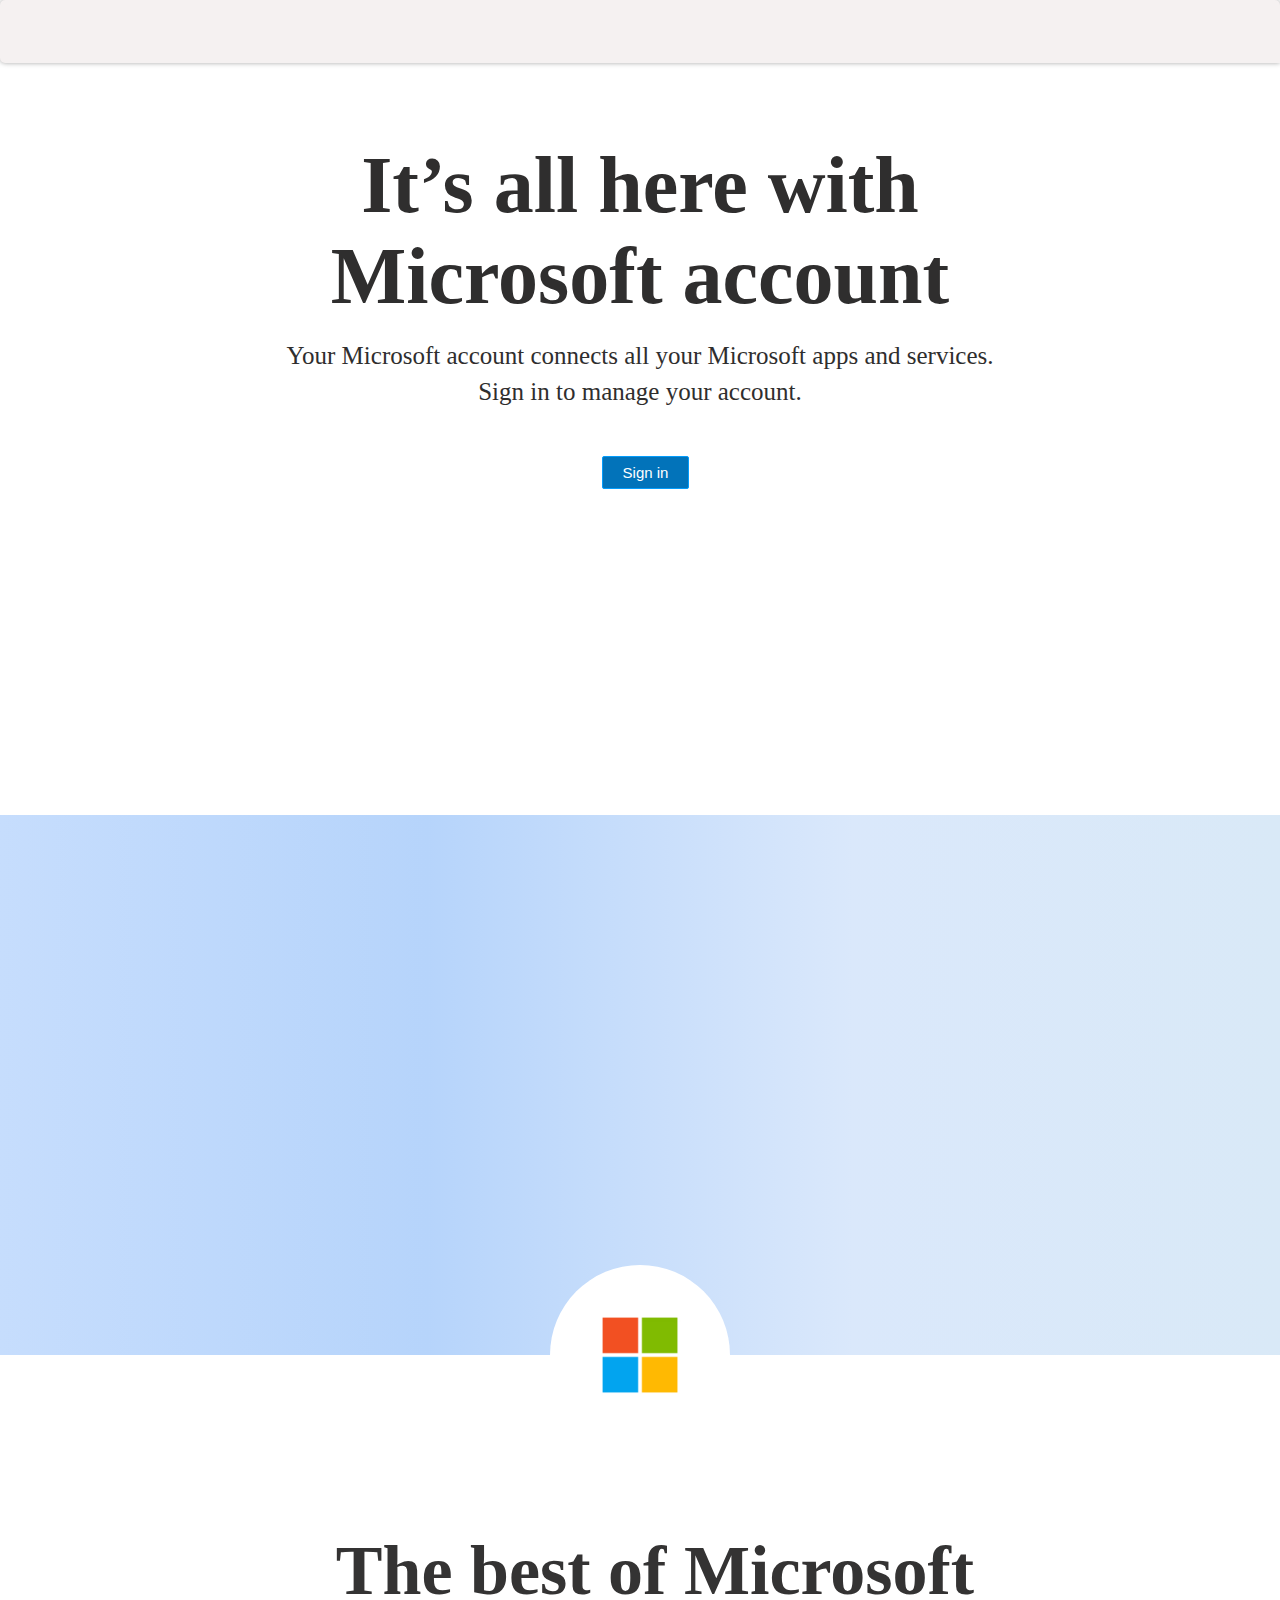
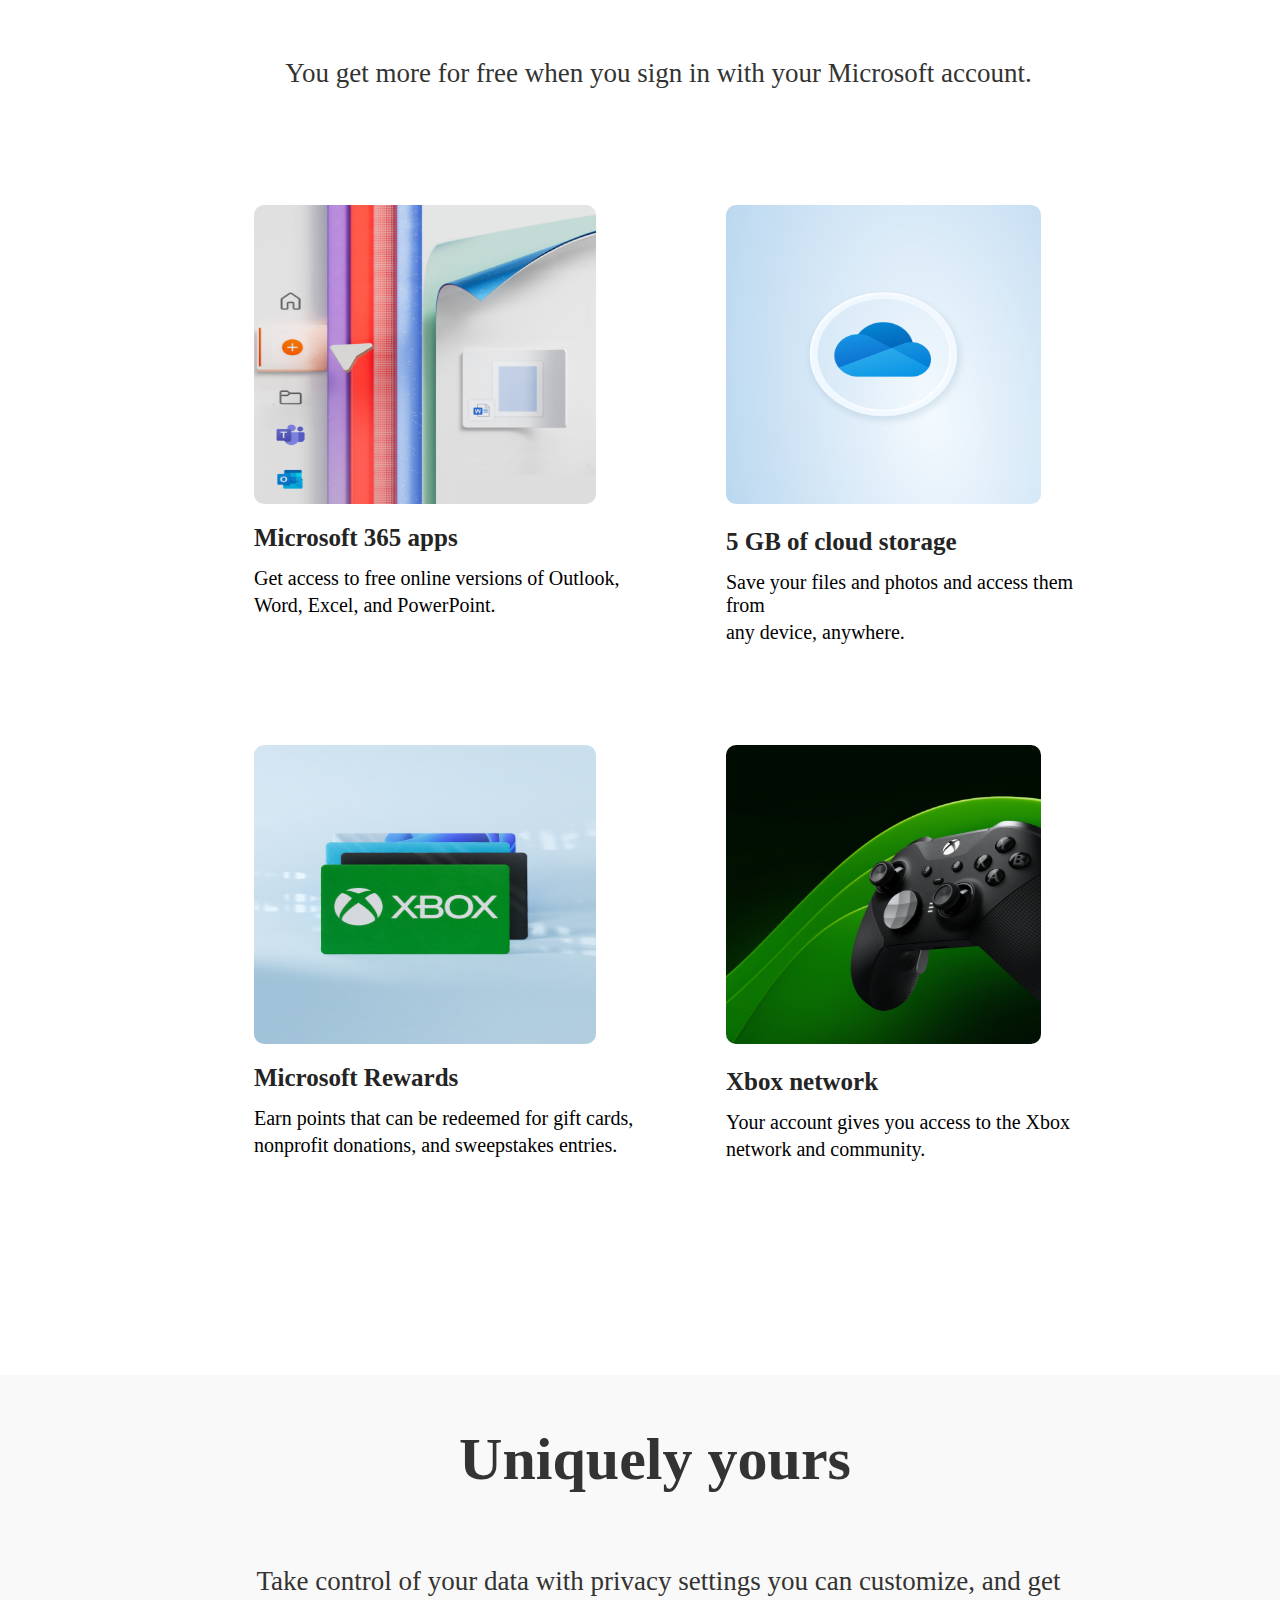
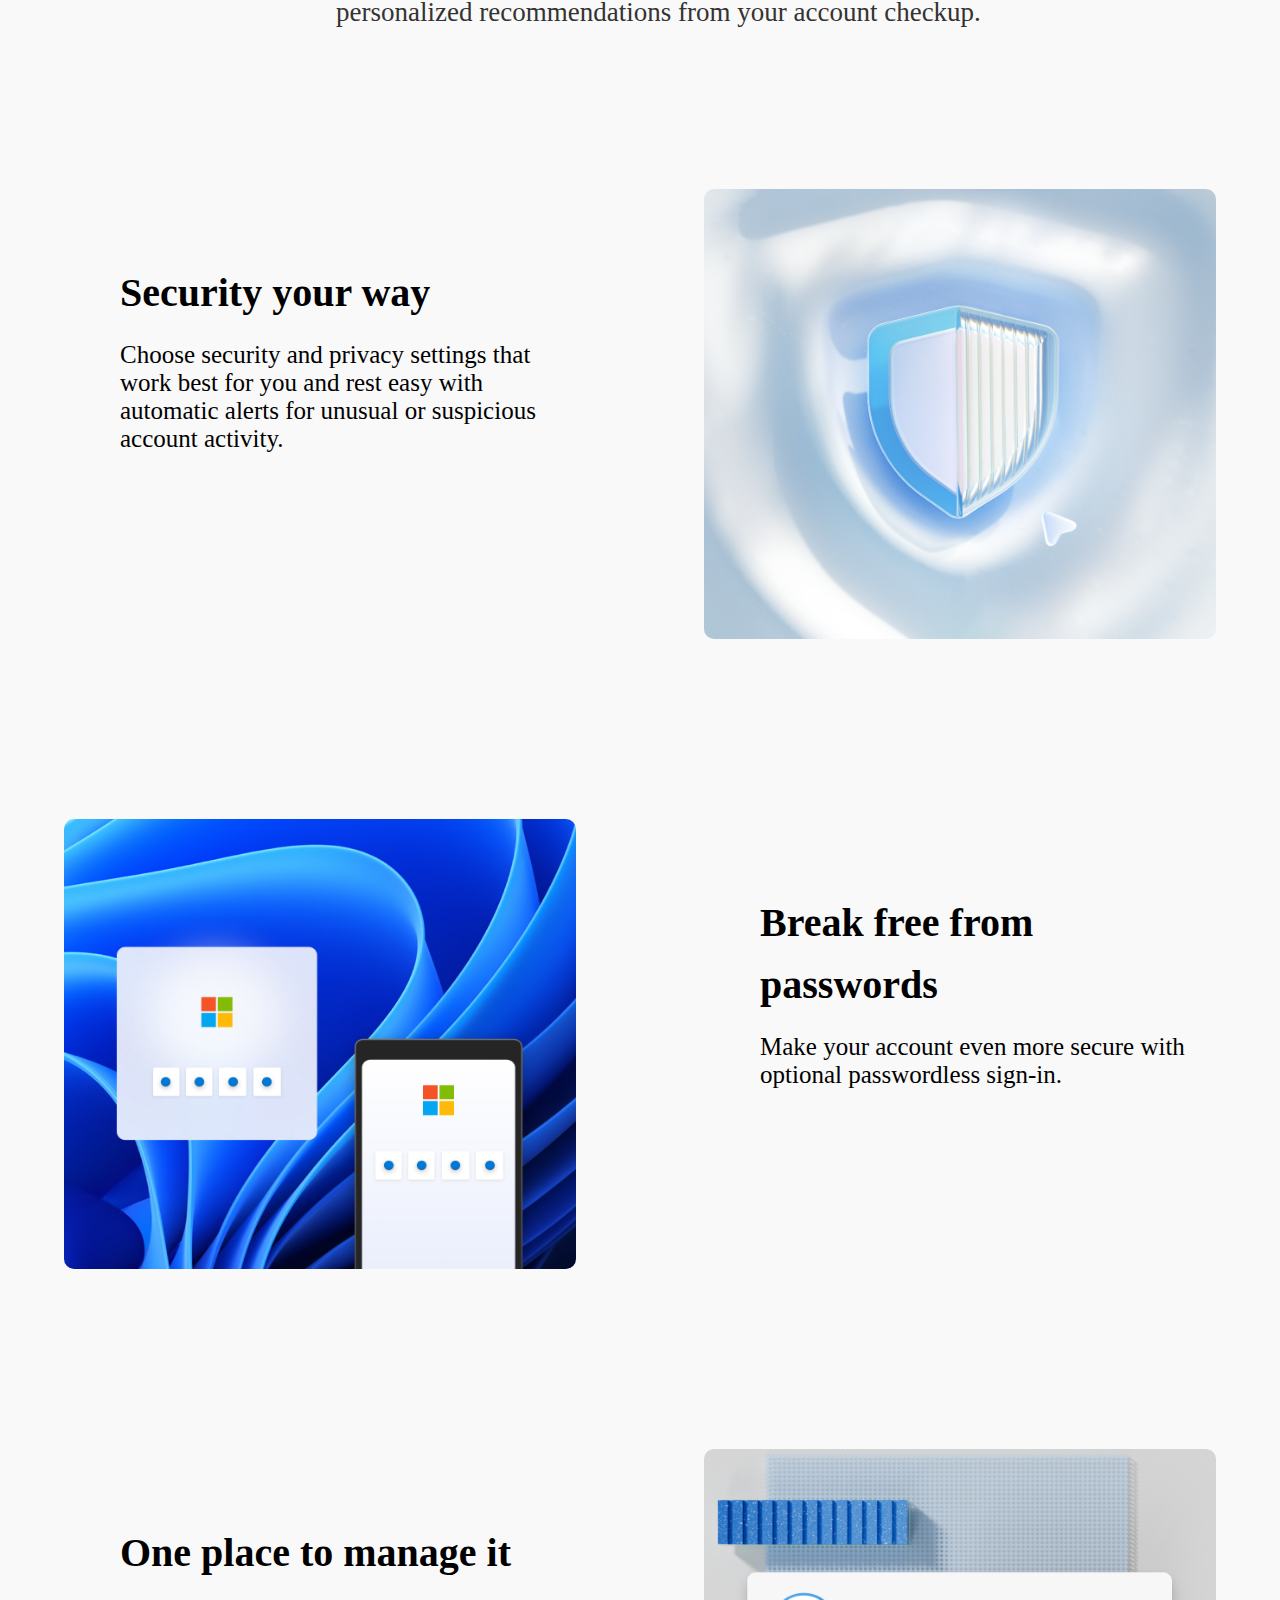
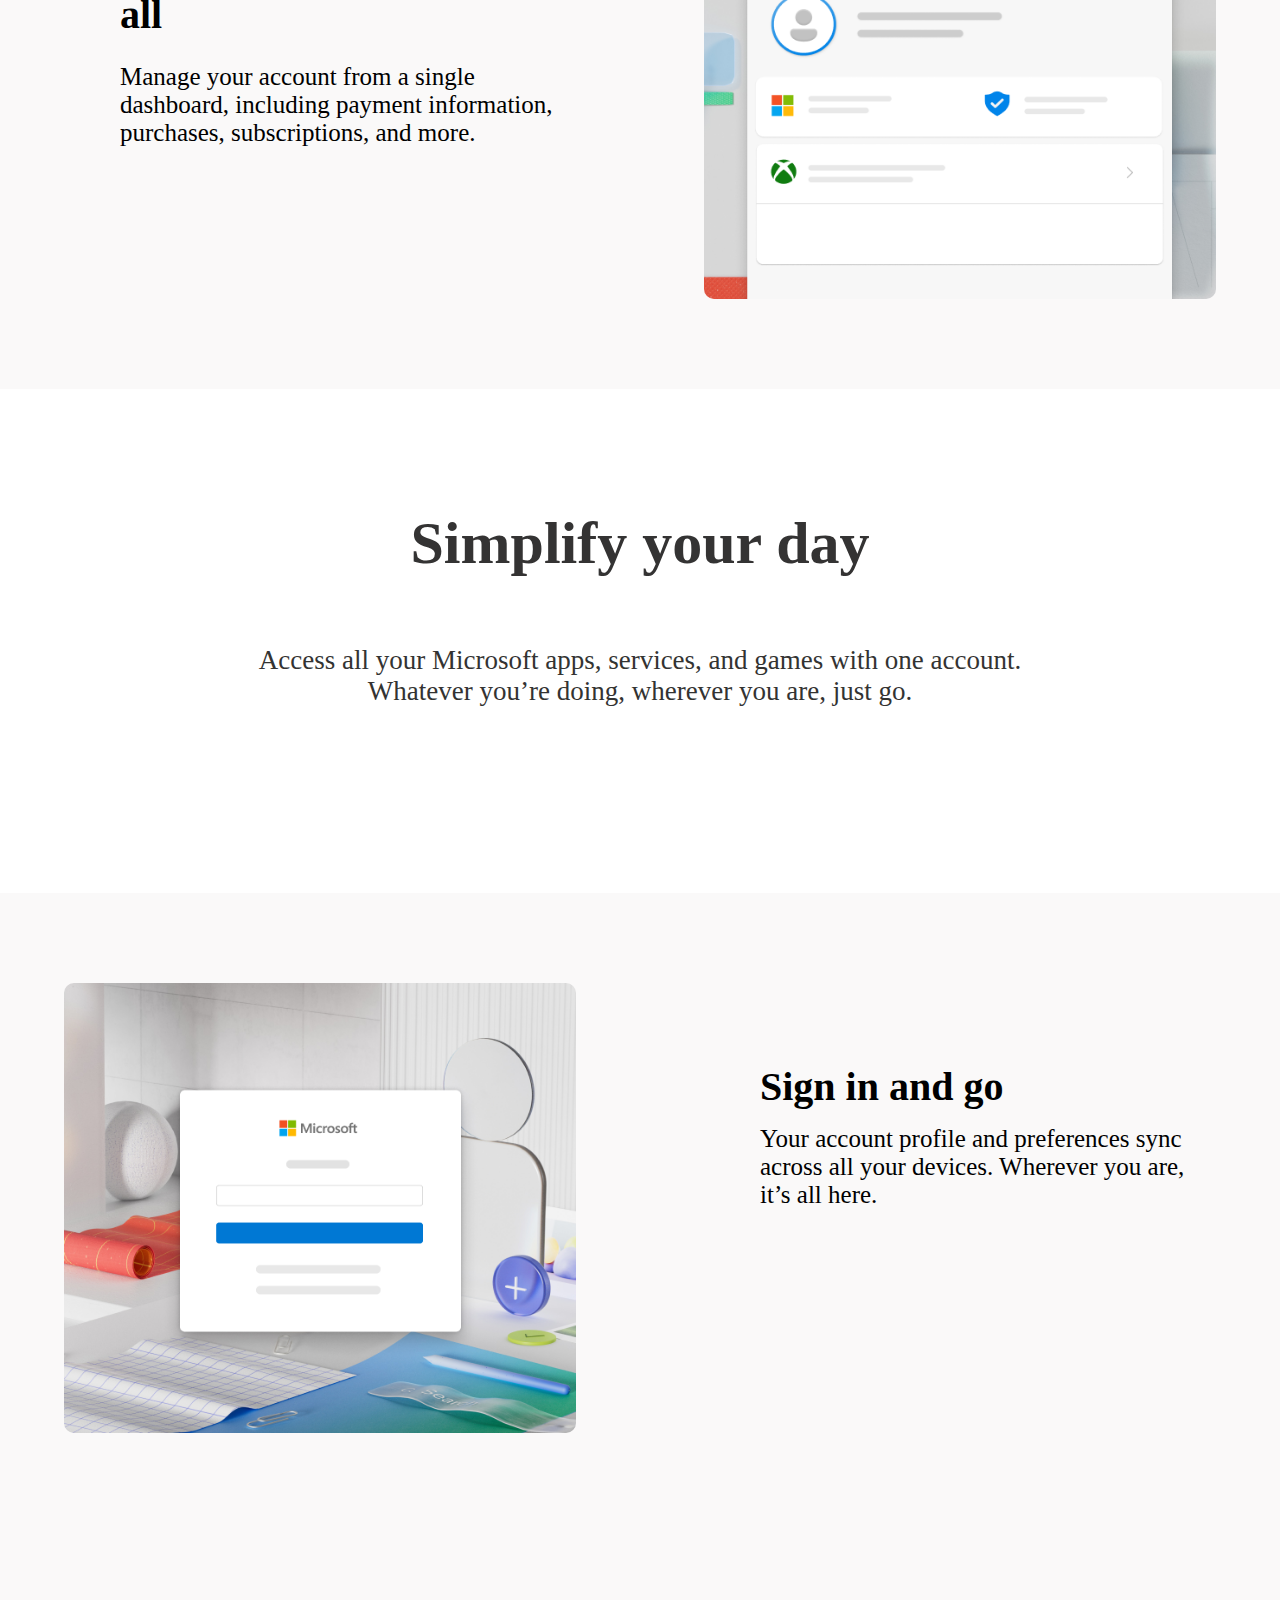
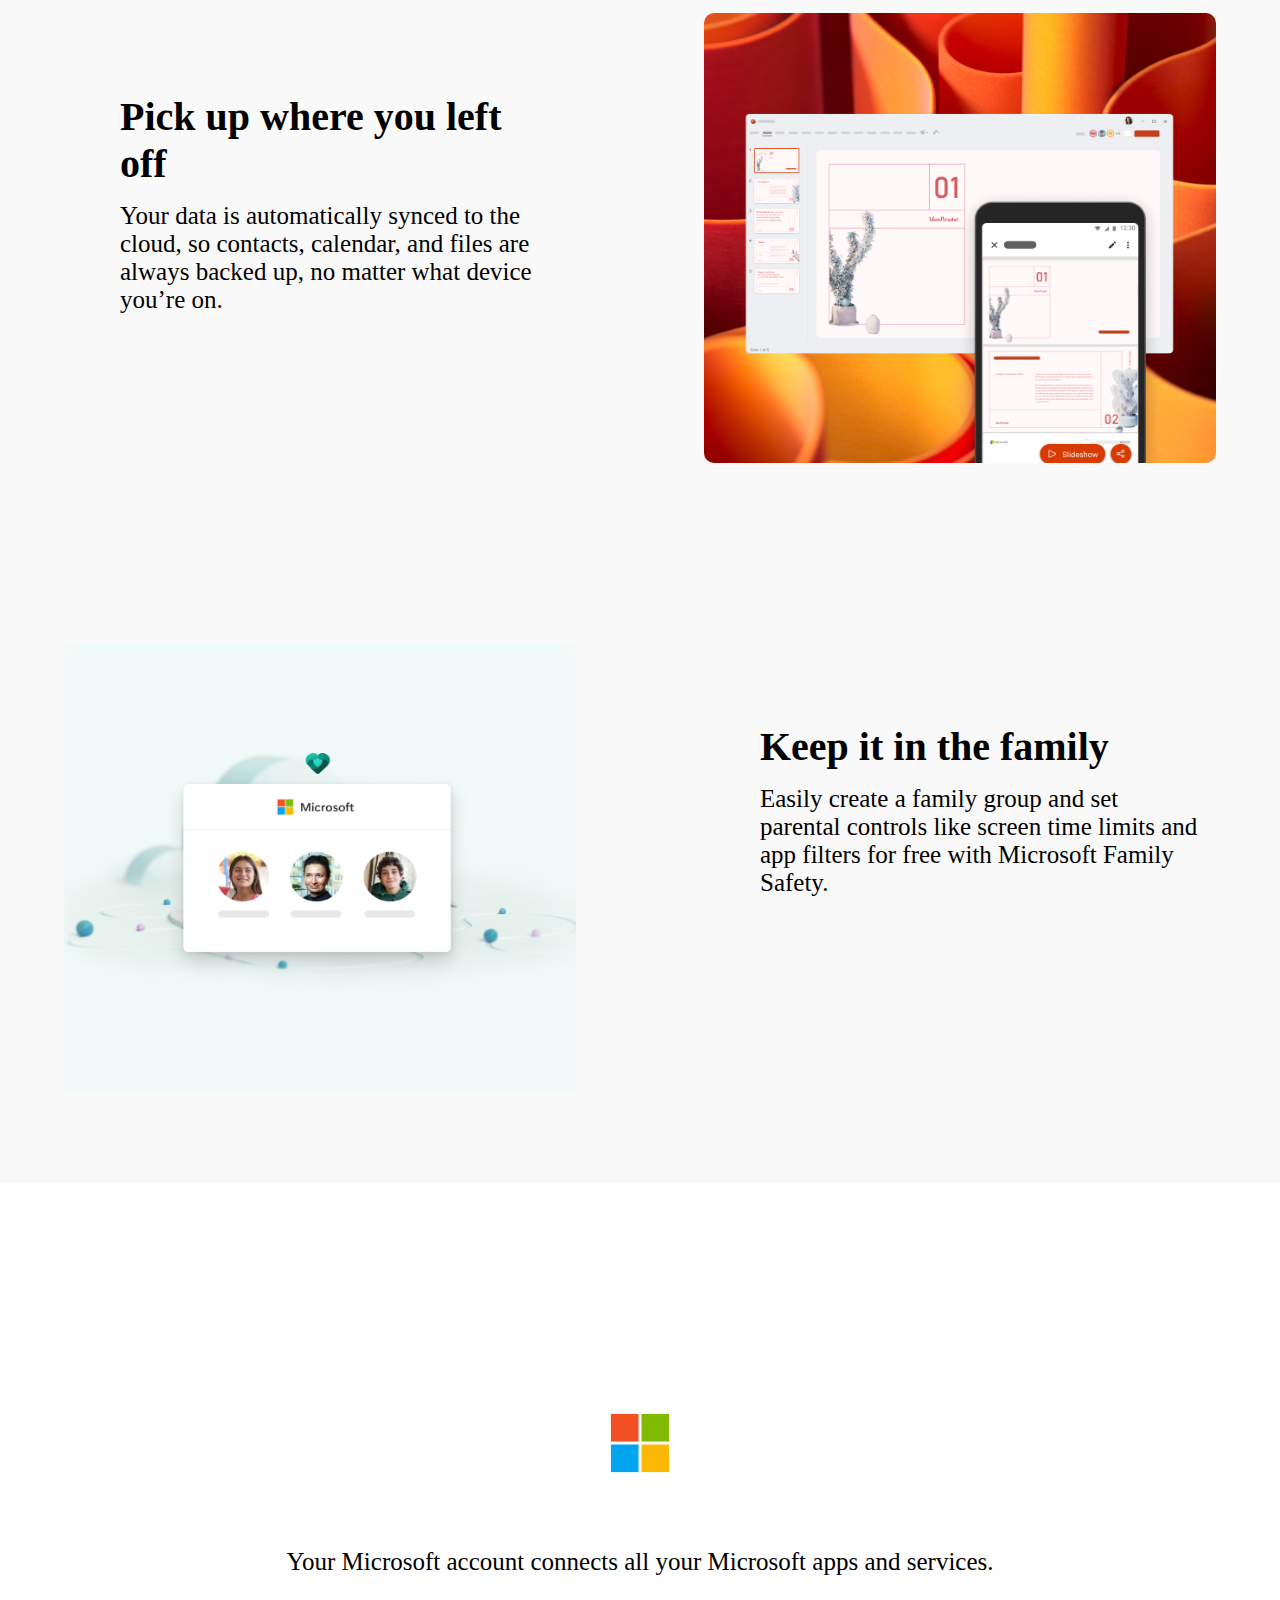
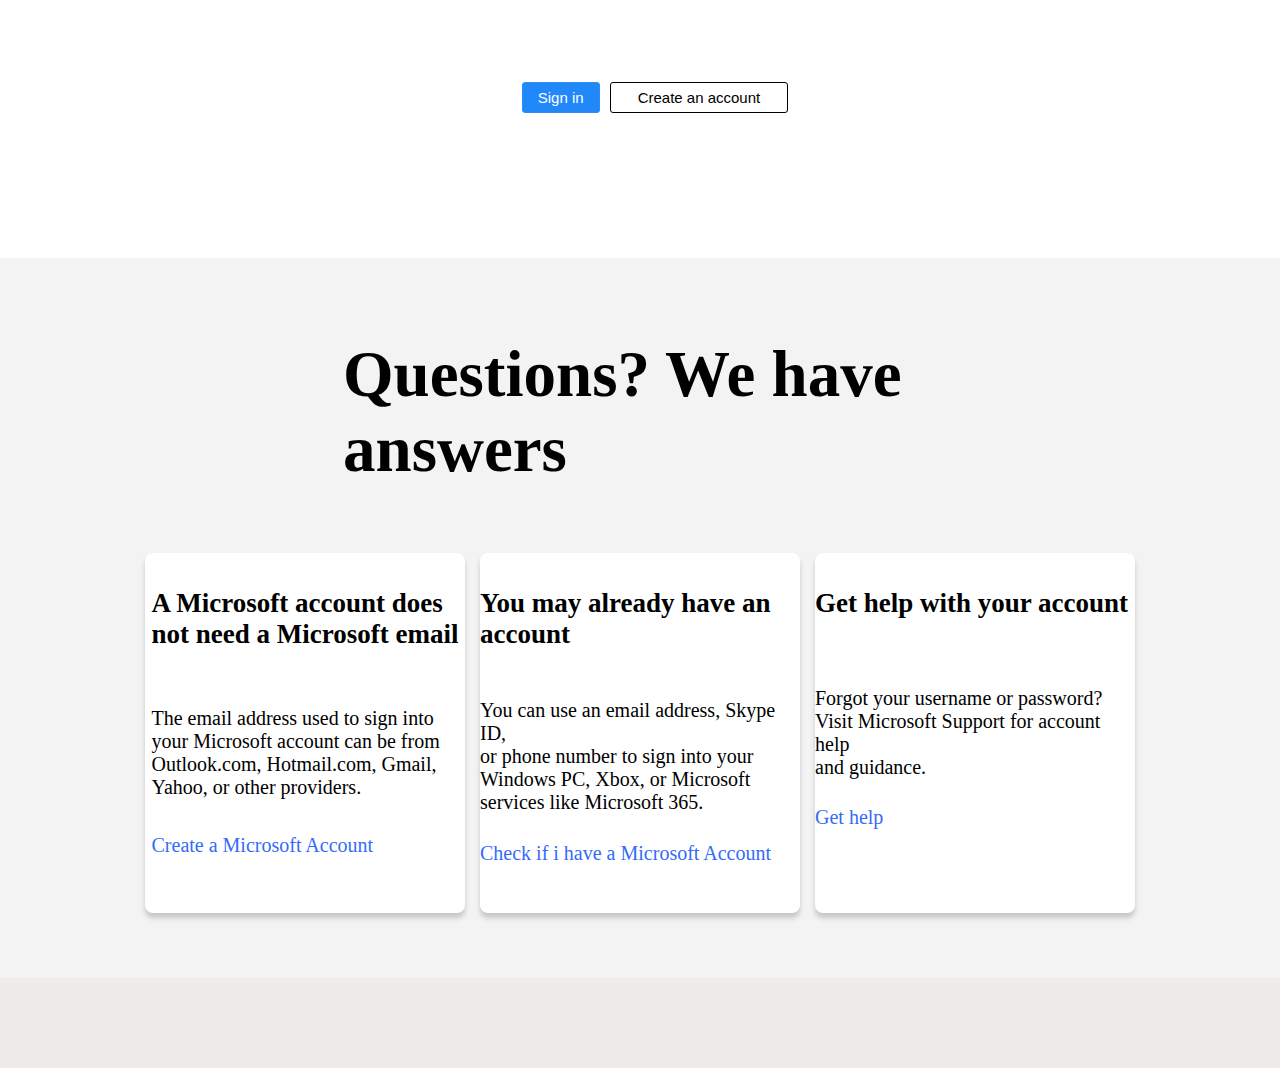
<file: microsoft/microsoft/index.html>
<!DOCTYPE html>
<html lang="en">
<head>
    <meta charset="UTF-8">
    <meta name="viewport" content="width=device-width, initial-scale=1.0">
    <title>Microsoft</title>
    <link rel="stylesheet" href="style.css">
</head>
<body>


    <div class="hero"> 
        
    </div>



    <div class="top">

        <div class="toptt">
            <h1 class="toptitle">It’s all here with</h1>
            <h1 class="toptitle1">Microsoft account</h1>
            <p class="toptitle2">Your Microsoft account connects all your Microsoft apps and services.</p>
            <p class="toptitle3">Sign in to manage your account.</p>
        </div>
        <button class="signin1">Sign in</button>

    </div>

    <div class="top1">
        <div class="top2">
            <div class="img1">
                <img class="img2" src="micro3.jpg" alt="">
            </div>
            
        </div>
    </div>


    <div class="top3">
        <h1 class="toptitle4">The best of Microsoft</h1>
        <p class="toptitle5">You get more for free when you sign in with your Microsoft account.</p>
    </div>


    <div class="top4">
        <div class="top44">

            <div class="card1">
                <img class="cardi1" src="card1.png" alt="">
                <h2 class="cardh1">Microsoft 365 apps</h2>
                <p class="cardp1">Get access to free online versions of Outlook,</p>
                <p class="cardp2">Word, Excel, and PowerPoint.</p>
            </div>
            <div class="card2">
                <img class="cardi2" src="card2.png" alt="">
                <h2 class="cardh2">5 GB of cloud storage</h2>
                <p class="cardp3">Save your files and photos and access them from</p>
                <p class="cardp4">any device, anywhere.</p>
            </div>

        </div>
    </div>
    <div class="top5">
        <div class="top44">

            <div class="card1">
                <img class="cardi1" src="card3.png" alt="">
                <h2 class="cardh1">Microsoft Rewards</h2>
                <p class="cardp1">Earn points that can be redeemed for gift cards,</p>
                <p class="cardp2">nonprofit donations, and sweepstakes entries.</p>
            </div>
            <div class="card2">
                <img class="cardi2" src="card4.png" alt="">
                <h2 class="cardh2">Xbox network</h2>
                <p class="cardp3">Your account gives you access to the Xbox</p>
                <p class="cardp4">network and community.</p>
            </div>

        </div>
    </div>


    <div class="mid1">
        <h1 class="midtitle1">Uniquely yours</h1>
        <p class="midtitle2">Take control of your data with privacy settings you can customize, and get<br>personalized recommendations from your account checkup.</p>
    </div>
    
    <div class="box">
        <div class="box1">
            <h1 class="boxh1">Security your way</h1>
            <p class="boxp">Choose security and privacy settings that<br>work best for you and rest easy with<br>automatic alerts for unusual or suspicious<br>account activity.</p>
        </div>
        <div class="box2">
            <img class="boxi2" src="bi1.png" alt="">
        </div>
    </div>

    <div class="boxx">
        <div class="box11">
            <img class="boxi11" src="bi2.png" alt="">
        </div>
        <div class="box22">
            <h1 class="boxh22">Break free from</h1>
            <h1 class="boxhh22">passwords</h1>
            <p class="boxp">Make your account even more secure with<br>optional passwordless sign-in.</p>
        </div>
    </div>
   
    <div class="boxxx">
        <div class="box111">
            <h1 class="boxh111">One place to manage it</h1>
            <h1 class="boxhh111">all</h1>
            <p class="boxp">Manage your account from a single<br>dashboard, including payment information,<br>purchases, subscriptions, and more.</p>
        </div>
        <div class="box222">
            <img class="boxi222" src="bi3.png" alt="">
        </div>
    </div>
   

    <div class="mid2">
        <h1 class="mid2h1">Simplify your day</h1>
        <p class="mid2p">Access all your Microsoft apps, services, and games with one account.
            <br>Whatever you’re doing, wherever you are, just go.</p>
    </div>

    <div class="boxx">
        <div class="box11">
            <img class="boxi11" src="bi4.png" alt="">
        </div>
        <div class="box22">
            <h1 class="boxh22">Sign in and go</h1>
            <p class="boxp">Your account profile and preferences sync <br>across all your devices. Wherever you are, <br>it’s all here.</p>
        </div>
    </div>

    <div class="boxxx">
        <div class="box111">
            <h1 class="boxh111">Pick up where you left <br>off</h1>
            <p class="boxp">Your data is automatically synced to the <br>cloud, so contacts, calendar, and files are <br>always backed up, no matter what device <br>you’re on.</p>
        </div>
        <div class="box222">
            <img class="boxi222" src="bi5.png" alt="">
        </div>
    </div>

    <div class="boxx">
        <div class="box11">
            <img class="boxi11" src="bi6.png" alt="">
        </div>
        <div class="box22">
            <h1 class="boxh22">Keep it in the family</h1>
            <p class="boxp">Easily create a family group and set <br>parental controls like screen time limits and <br>app filters for free with Microsoft Family <br>Safety.</p>
        </div>
    </div>


    <div class="form">
        <img class="formi" src="micro3.jpg" alt="">
        <p class="formp">Your Microsoft account connects all your Microsoft apps and services.</p>
        <div class="formb">
            <button class="formb1">Sign in</button>
            <button class="formb2">Create an account </button>
        </div>
    </div>


    <div class="down">
        <h1 class="downh1">Questions? We have answers</h1>

    
        <div class="downbox">
            
            <div class="down1">
                <h2 class="downh2">A Microsoft account does <br>not need a Microsoft email</h2>
                <p class="downp2">The email address used to sign into <br>your Microsoft account can be from <br>Outlook.com, Hotmail.com, Gmail, <br>Yahoo, or other providers.</p>
                <a class="downa" href="#">Create a Microsoft Account</a>
            </div>
            <div class="down2">
                <h2 class="downh2">You may already have an <br>account</h2>
                <p class="downp2">You can use an email address, Skype ID, <br>or phone number to sign into your <br>Windows PC, Xbox, or Microsoft <br>services like Microsoft 365.</p>
                <a class="downa" href="#">Check if i have a Microsoft Account</a>
            </div>
            <div class="down3">
                <h2 class="downh2">Get help with your account</h2>
                <p class="downp2">Forgot your username or password? <br>Visit Microsoft Support for account help <br>and guidance.</p>
                <a class="downa1" href="#">Get help</a>
            </div>
        </div>

    </div>


    <div class="footer">
        
    </div>

    
</body>
</html>
</file>
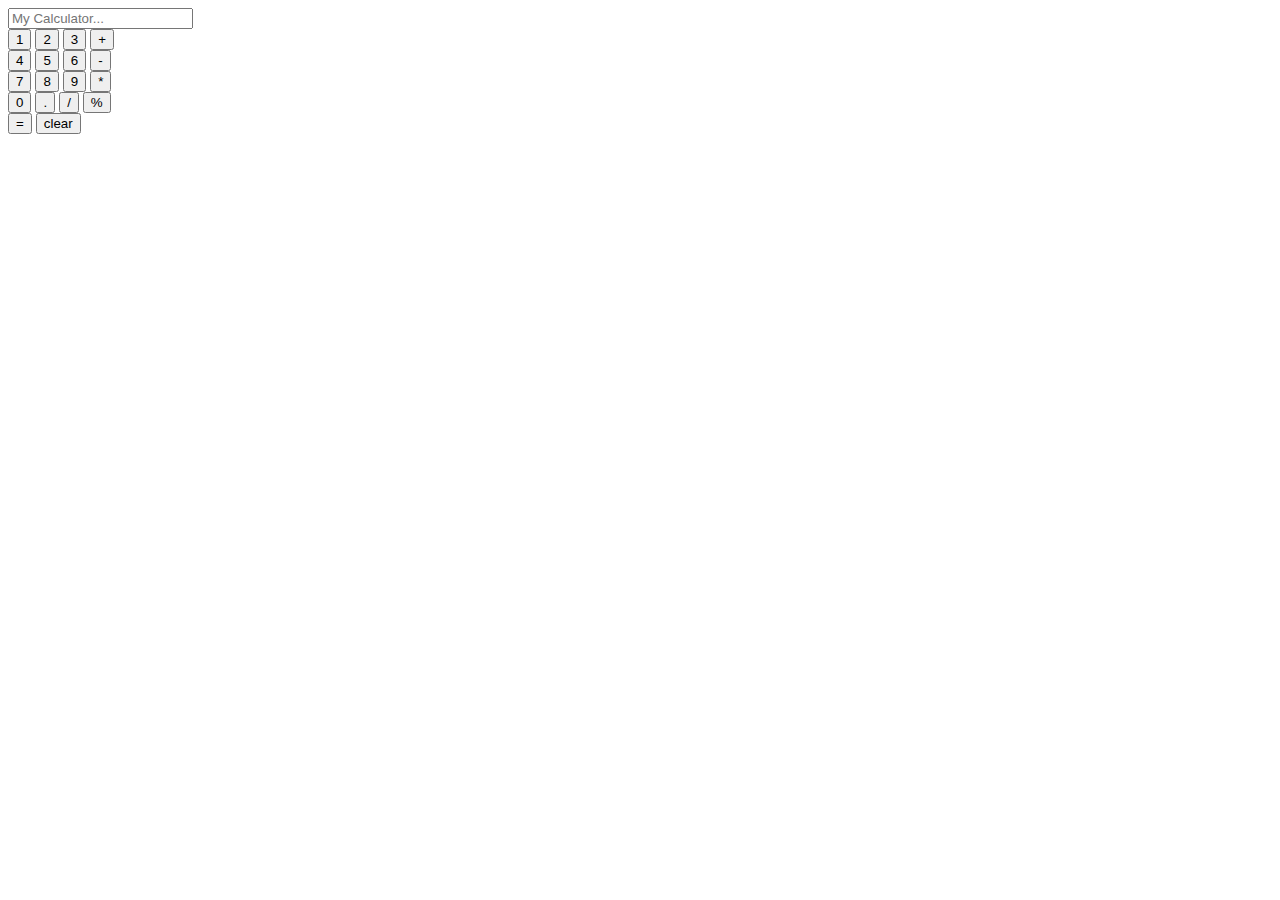
<file: microsoft/microsoft/Calculator/index.html>
<!DOCTYPE html>
<html lang="en">
<head>
    <meta charset="UTF-8">
    <meta name="viewport" content="width=device-width, initial-scale=1.0">
    <title>Calculator</title>
</head>
<body>
    <div>
        <form id="calculator" name="calculator">
            <input type="text" placeholder="My Calculator..." id="inputwindow">
            <div>
                <input type="button" value="1" id="one" onclick="getValue(document.getElementById('one').value)">
                <input type="button" value="2" id="two" onclick="getValue(document.getElementById('two').value)">
                <input type="button" value="3" id="three" onclick="getValue(document.getElementById('three').value)">
                <input type="button" value="+" id="plus" onclick="getValue(document.getElementById('plus').value)">
            </div>

            <div>
                <input type="button" value="4" id="four" onclick="getValue(document.getElementById('four').value)">
                <input type="button" value="5" id="five" onclick="getValue(document.getElementById('five').value)">
                <input type="button" value="6" id="six" onclick="getValue(document.getElementById('six').value)">
                <input type="button" value="-" id="minus" onclick="getValue(document.getElementById('minus').value)">
            </div>

            <div>
                <input type="button" value="7" id="seven" onclick="getValue(document.getElementById('seven').value)">
                <input type="button" value="8" id="eight" onclick="getValue(document.getElementById('eight').value)">
                <input type="button" value="9" id="nine" onclick="getValue(document.getElementById('nine').value)">
                <input type="button" value="*" id="by" onclick="getValue(document.getElementById('by').value)">
            </div>

            <div>
                <input type="button" value="0" id="zero" onclick="getValue(document.getElementById('zero').value)">
                <input type="button" value="." id="decimal" onclick="getValue(document.getElementById('decimal').value)">
                <input type="button" value="/" id="divide" onclick="getValue(document.getElementById('divide').value)">
                <input type="button" value="%" id="percent" onclick="getValue(document.getElementById('percent').value)">
            </div>

            <div>
                <input type="button" value="=" id="equal" onclick="result()">
                <button type="button" value="" id="clear" onclick="clearData(document.getElementById('clear').value)">clear</button>
            </div>
        </form>
    </div>




    <script src="script.js"></script>
</body>
</html>
</file>
<file: microsoft/microsoft/style.css>
* {
    margin: 0;
    padding: 0;
    box-sizing: border-box;
}

html, body {
    width: 100%;
    height: 100%;
}


.hero {
  width: 100%;
  height: 7vh;
  background-color: rgb(245, 241, 241);
  box-shadow: 0 0 5px 0 rgb(167, 167, 167);
  border-radius: 5px 5px 0 ;
  position: fixed;
  top: 0;
}



  
.top {
  width: 100%;
  height: 75vh;
}

  .toptt {
    display: grid;
    text-align: center;
    justify-content: center;
    margin-top: 140px;
  }
  .toptitle {
    font-size: 80px;
    color: #2f2e2e;
  }
  .toptitle1 {
    font-size: 80px;
    color: #2f2e2e;
  }
  .toptitle2 {
    margin-top: 20px;
    font-size: 25px;
    color: #2f2e2e;
  }
  .toptitle3 {
    margin-top: 8px;
    font-size: 25px;
    color: #2f2e2e;
  }
  .signin1 {
    margin-top: 50px;
    margin-left: 47%;
    padding: 7px 20px;
    background-color: rgb(2, 115, 186);
    border: 1px solid rgb(4, 156, 251);
    border-radius: 2px;
    color: white;
    font-size: 15px;
  }


  .top1 {
    width: 100%;
    height: 74vh;
  }
  .top2 {
    width: 100%;
    height: 60vh;
    background: linear-gradient(to left, rgb(217, 233, 247), rgb(218, 232, 251), rgb(182, 212, 251), rgb(198, 221, 253));
    display: flex;
    justify-content: center;
    align-items: end;
    position: absolute;
  }
  .img1 {
    height: 180px;
    width: 180px;
    background-color: white;
    border-radius: 100px;
    display: flex;
    align-items: center;
    justify-content: center;
    position: relative;
    bottom: -90px;
  }
  .img2 {
    height: 90px;
    width: 90px;
  }


  .top3 {
    width: 100%;
    height: 36vh;
    display: grid;
    justify-content: center;
    text-align: center;
  }
  .toptitle4 {
    color: rgb(52, 51, 51);
    font-size: 70px;
    margin-top: 50px;
    margin-left: 30px;
  }
  .toptitle5 {
    color: rgb(51, 51, 50);
    font-size: 27px;
    margin-top: -50px;
    margin-left: 37px;
  }
  

  .top4 {
    width: 100%;
    height: 60vh;
    display: flex;
    justify-content: center;
  }
  .top44 {
    width: 70%;
    height: 50vh;
    display: flex;
    justify-content: space-evenly;
  }
  .card1 {
    width: 48%;
    height: 95%;
    border-radius: 10px 10px 0 0;
    display: flex;
    flex-direction: column;
    padding-left: 50px;
  }
  .cardi1 {
    width: 90%;
    height: 70%;
    border-radius: 10px 10px 10px 10px;
  }
  .cardh1 {
    font-size: 25px;
    margin-top: 20px;
    color: rgb(36, 36, 36);
  }
  .cardp1 {
    font-size: 20px;
    margin-top: 15px;
  }
  .cardp2 {
    font-size: 20px;
    margin-top: 4px;
  }

  .card2 {
    width: 48%;
    height: 95%;
    border-radius: 10px 10px 0 0;
    padding-left: 80px;
  }
  .cardi2 {
    width: 90%;
    height: 70%;
    border-radius: 10px 10px 10px 10px;
  }
  .cardh2 {
    font-size: 25px;
    margin-top: 20px;
    color: rgb(36, 36, 36);
  }
  .cardp3 {
    font-size: 20px;
    margin-top: 15px;
  }
  .cardp4 {
    font-size: 20px;
    margin-top: 4px;
  }


  .top5 {
    width: 100%;
    height: 70vh;
    display: flex;
    justify-content: center;
  }


  .mid1 {
    width: 100%;
    height: 36vh;
    display: grid;
    justify-content: center;
    text-align: center;
    background-color: #e4e1e133;
  }
  .midtitle1 {
    color: rgb(52, 51, 51);
    font-size: 60px;
    margin-top: 50px;
    margin-left: 30px;
  }
  .midtitle2 {
    color: rgb(51, 51, 50);
    font-size: 27px;
    margin-left: 37px;
  }


  .box {
    width: 100%;
    height: 70vh;
    display: flex;
    align-items: center;
    background-color: #e4e1e133;
  }
  .box1 {
    width: 50%;
    height: 50vh;
    float: left;
  }
  .boxh1 {
    font-size: 40px;
    margin-left: 120px;
    margin-top: 80px;
    margin-bottom: 25px;
  }
  .boxp {
    font-size: 25px;
    margin-left: 120px;
  }
  .box2 {
    width: 50%;
    height: 50vh;
    float: right;
    display: flex;
    justify-content: center;
  }
  .boxi2 {
    width: 80%;
    height: 100%;
    border-radius: 10px;
  }


  .boxx {
    width: 100%;
    height: 70vh;
    display: flex;
    align-items: center;
    background-color: #e4e1e133;
  }
  .box11 {
    width: 50%;
    height: 50vh;
    float: left;
    display: flex;
    justify-content: center;
  }
  .boxi11 {
    width: 80%;
    height: 100%;
    border-radius: 10px;
  }
  .box22 {
    width: 50%;
    height: 50vh;
    float: right;
  }
  .boxh22 {
    font-size: 40px;
    margin-left: 120px;
    margin-top: 80px;
    margin-bottom: 15px;
  }
  .boxhh22 {
    font-size: 40px;
    margin-left: 120px;
    margin-top: 5px;
    margin-bottom: 25px;
  }
  .boxp {
    font-size: 25px;
    margin-left: 120px;
  }


  .boxxx {
    width: 100%;
    height: 70vh;
    display: flex;
    align-items: center;
    background-color: #e4e1e133;
  }
  .box111 {
    width: 50%;
    height: 50vh;
    float: left;
  }
  .boxh111 {
    font-size: 40px;
    margin-left: 120px;
    margin-top: 80px;
    margin-bottom: 15px;
  }
  .boxhh111 {
    font-size: 40px;
    margin-left: 120px;
    margin-top: 5px;
    margin-bottom: 25px;
  }
  .boxp {
    font-size: 25px;
    margin-left: 120px;
  }
  .box222 {
    width: 50%;
    height: 50vh;
    float: right;
    display: flex;
    justify-content: center;
  }
  .boxi222 {
    width: 80%;
    height: 100%;
    border-radius: 10px;
  }


  .mid2 {
    width: 100%;
    height: 56vh;
    display: grid;
    justify-content: center;
    text-align: center;
  }
  .mid2h1 {
    color: rgb(52, 51, 51);
    font-size: 60px;
    margin-top: 120px;
  }
  .mid2p {
    color: rgb(51, 51, 50);
    font-size: 27px;
    margin-bottom: 120px;
  }


  .form {
    width: 100%;
    height: 75vh;
    display: grid;
    justify-content: center;
  }
  .formi {
    height: 70px;
    margin-top: 25vh;
    margin-left: 45%;
  }
  .formp {
    font-size: 25px;
  }
  .formb {
    margin-bottom: 110px;
    margin-left: 30px;
    display: flex;
    justify-content: center;
    align-items: center;
    gap: 10px;
  }
  .formb1 {
    padding: 6px 15px;
    font-size: 15px;
    background-color: rgb(32, 136, 249);
    border-radius: 3px;
    border: 1px solid rgb(42, 143, 251);
    color: white;
  }
  .formb2 {
    padding: 6px 27px;
    font-size: 15px;
    background-color: white;
    border-radius: 3px;
    border: 1px solid black;
  }


  .down {
    width: 100%;
    height: 80vh;
    background-color: rgba(205, 205, 205, 0.247);
    display: grid;
    justify-content: center;
  }
  .downh1 {
    font-size: 65px;
    margin-top: 8%;
    margin-left: 20%;
  }

  .downbox {
    width: 100%;
    height: 40vh;
    display: flex;
    align-items: center;
    justify-content: space-evenly;
    gap: 15px;
  }
  .down1 {
    width: 25vw;
    height: 40vh;
    border-radius: 8px;
    background-color: white;
    box-shadow:  0  5px 5px 0 rgb(200, 199, 199);
    display: grid;
    justify-content: center;
  }
  .down2 {
    width: 25vw;
    height: 40vh;
    border-radius: 8px;
    background-color: white;
    box-shadow:  0  5px 5px 0 rgb(200, 199, 199);
    display: grid;
    justify-content: center;
  }
  .down3 {
    width: 25vw;
    height: 40vh;
    border-radius: 8px;
    background-color: white;
    box-shadow:  0  5px 5px 0 rgb(200, 199, 199);
    display: grid;
    justify-content: center;
  }

  .downh2 {
    font-size: 27px;
    margin-top: 35px;
  }
  .downp2 {
    font-size: 20px;
    margin-top: 2px;
  }
  .downa {
    font-size: 20px;
    margin-top: -20px;
    color: rgb(52, 107, 248);
    text-decoration: none;
  }
  .downa1 {
    font-size: 20px;
    margin-top: -40px;
    color: rgb(52, 107, 248);
    text-decoration: none;
  }
  .downa:hover {
    text-decoration: underline;
  }
  .downa1:hover {
    text-decoration: underline;
  }



  .footer {
    width: 100%;
    height: 10vh;
    background-color: #eeebeb;
  }
</file>
